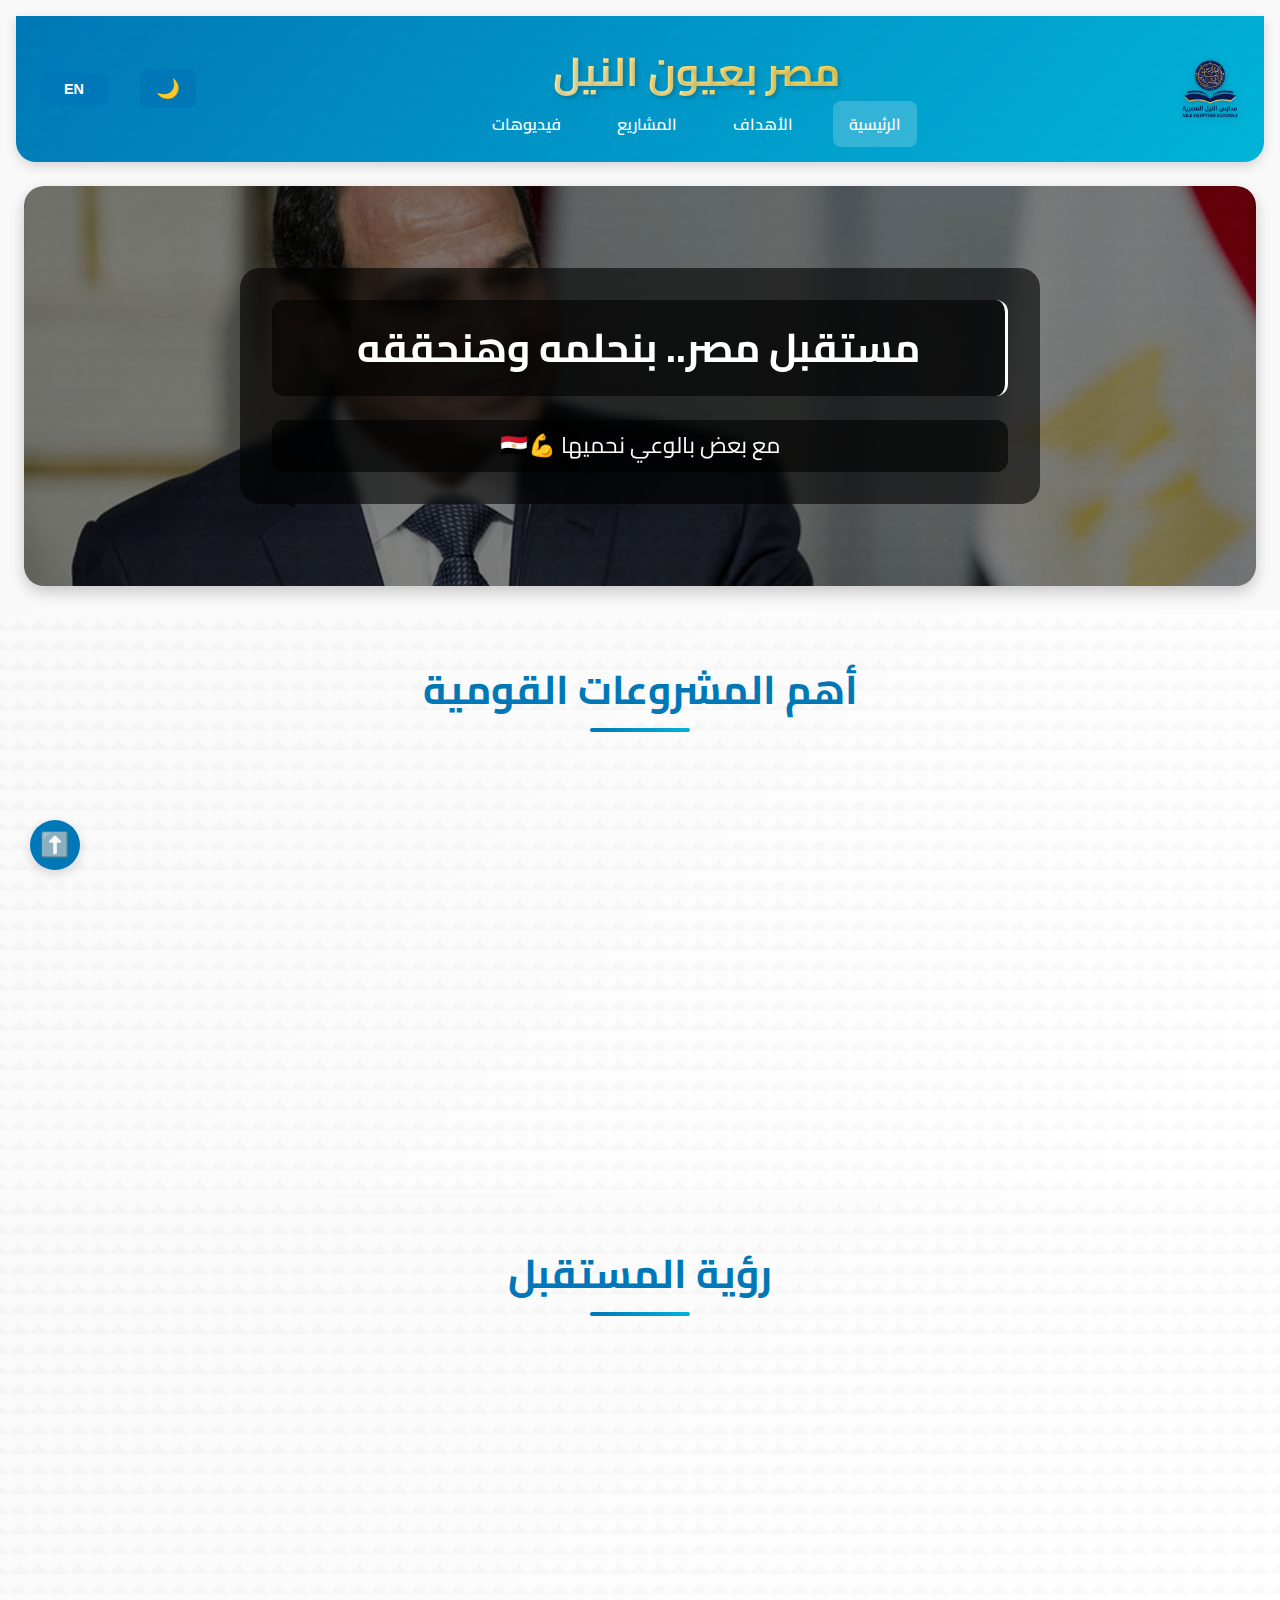
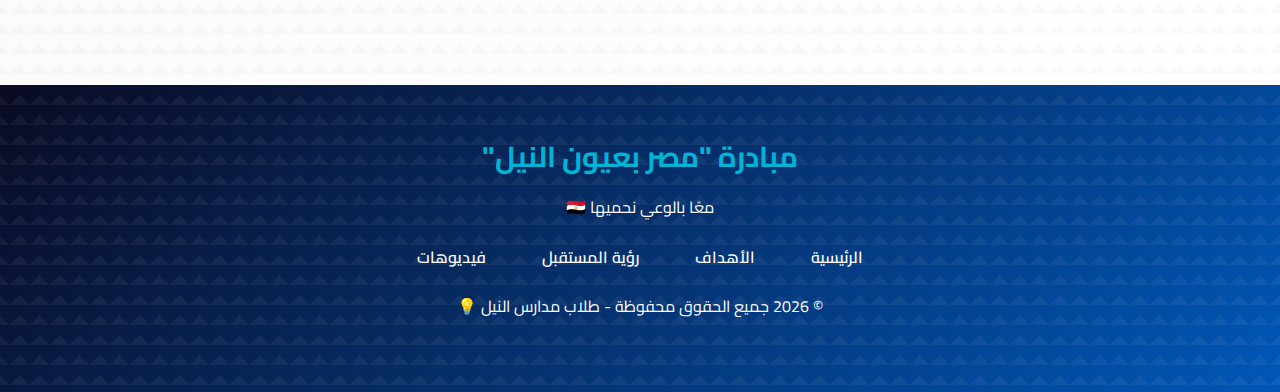
<file: index.html>
<!DOCTYPE html>
<html lang="ar" dir="rtl">
<head>
  <meta charset="UTF-8">
  <meta name="viewport" content="width=device-width, initial-scale=1.0">
  <meta name="description" content="مبادرة مصر بعيون النيل لتوعية الشباب بالمشروعات القومية ورؤية مصر 2030">
  <title>مصر بعيون النيل</title>
  <link rel="manifest" href="/manifest.json">
  
  <!-- Google Fonts -->
  <link href="https://fonts.googleapis.com/css2?family=Cairo:wght@400;600;700&display=swap" rel="stylesheet">
  
  <!-- Animate.css -->
  <link rel="stylesheet" href="https://cdnjs.cloudflare.com/ajax/libs/animate.css/4.1.1/animate.min.css"/>

  <!-- AOS Library -->
  <link href="https://unpkg.com/aos@2.3.4/dist/aos.css" rel="stylesheet">

  <!-- Main CSS -->
  <link rel="stylesheet" href="css/style.css">

  <script>
    if ('serviceWorker' in navigator) {
      window.addEventListener('load', () => {
        navigator.serviceWorker.register('/sw.js')
          .then(registration => {
            console.log('ServiceWorker registration successful');
          })
          .catch(err => {
            console.log('ServiceWorker registration failed: ', err);
          });
      });
    }
  </script>
</head>

<body>
  <div id="loading-spinner">
    <div class="spinner"></div>
  </div>
  <header class="animate__animated animate__fadeInDown animate__delay-1s">
    <div class="header-wrapper">
      <img src="images/logo.png" alt="شعار مصر بعيون النيل" class="header-logo">
      <div class="header-content">
        <h1>مصر بعيون النيل</h1>
        <nav aria-label="القائمة الرئيسية">
          <ul>
            <li><a href="index.html" class="active" data-lang="home">الرئيسية</a></li>
            <li><a href="goals.html" data-lang="goals">الأهداف</a></li>
            <li><a href="projects.html" data-lang="projects">المشاريع</a></li>
            <li><a href="videos.html" data-lang="videos">فيديوهات</a></li>
          </ul>
        </nav>
      </div>
      <div class="header-controls">
        <button id="themeSwitch" class="theme-switch" aria-label="تغيير المظهر">
          <span class="theme-icon">🌙</span>
        </button>
        <button id="langSwitch" class="lang-switch" aria-label="تغيير اللغة">
          <span class="lang-text" data-lang="ar">EN</span>
        </button>
      </div>
    </div>
  </header>

  <main>
    <section class="hero animate__animated animate__zoomIn animate__delay-1s">
      <div class="hero-content">
        <h2 class="typewriter-text" data-lang="hero-title">مستقبل مصر.. بنحلمه وهنحققه</h2>
        <p class="animate__animated animate__fadeInUp animate__delay-2s" data-lang="hero-subtitle">مع بعض بالوعي نحميها 💪🇪🇬</p>
      </div>
    </section>

    <section class="projects">
      <div class="container">
        <h2 class="animate__animated animate__fadeInUp animate__delay-1s" data-lang="main-projects">أهم المشروعات القومية</h2>
        <div class="projects-container">
          <div class="project-card" data-aos="fade-up">
            <a href="card-details.html?type=projects&id=capital" class="project-link">
              <div class="project-image">
                <img loading="lazy" src="images/capital.jpg" alt="تصميم حديث للمباني في العاصمة الإدارية الجديدة">
              </div>
              <div class="project-content">
                <h3 data-lang="capital-title">العاصمة الإدارية الجديدة</h3>
                <p data-lang="capital-desc">مدينة ذكية بتغير وجه مصر... مباني حكومية، مناطق سكنية، ونظام نقل متطور.</p>
              </div>
            </a>
          </div>

          <div class="project-card" data-aos="fade-up" data-aos-delay="150">
            <a href="card-details.html?type=projects&id=hayaKarima" class="project-link">
              <div class="project-image">
                <img loading="lazy" src="images/haya-karima.jpg" alt="مشاهد من مشروع حياة كريمة في الريف المصري">
              </div>
              <div class="project-content">
                <h3 data-lang="haya-karima-title">حياة كريمة</h3>
                <p data-lang="haya-karima-desc">مبادرة عملاقة لتطوير الريف المصري ورفع جودة حياة ملايين المواطنين.</p>
              </div>
            </a>
          </div>

          <div class="project-card" data-aos="fade-up" data-aos-delay="300">
            <a href="card-details.html?type=projects&id=roads" class="project-link">
              <div class="project-image">
                <img loading="lazy" src="images/roads.jpg" alt="شبكة طرق وكباري حديثة في مصر">
              </div>
              <div class="project-content">
                <h3 data-lang="roads-title">الطرق والكباري</h3>
                <p data-lang="roads-desc">أكبر شبكة طرق حديثة بتربط بين المحافظات وبتسهل النقل والتجارة.</p>
              </div>
            </a>
          </div>
        </div>
      </div>
    </section>

    <section class="future" id="future">
      <div class="container">
        <h2 class="animate__animated animate__fadeInDown animate__delay-1s" data-lang="future-vision">رؤية المستقبل</h2>
        <div class="future-container">
          <div class="future-card" data-aos="fade-right" data-aos-delay="200">
            <div class="future-icon">💸</div>
            <p data-lang="future-quote-1">"أنا شايف إن مصر هتبقى من أقوى 10 اقتصاديات في العالم"</p>
            <h4>- أحمد مصطفى</h4>
          </div>
      
          <div class="future-card" data-aos="fade-left" data-aos-delay="300">
            <div class="future-icon">🚄</div>
            <p data-lang="future-quote-2">"هتكون فيها قطارات سريعة في كل محافظة وتكنولوجيا في كل بيت"</p>
            <h4>- سارة محمد</h4>
          </div>
      
          <div class="future-card" data-aos="zoom-in" data-aos-delay="400">
            <div class="future-icon">📱</div>
            <p data-lang="future-quote-3">"هيكون عندنا مدارس ذكية لكل الطلاب، ونت سريع في كل حتة"</p>
            <h4>- ياسين وائل</h4>
          </div>
        </div>
      </div>
    </section>
  </main>

  <footer class="footer animate__animated animate__fadeInUp animate__delay-2s">
    <div class="footer-content">
      <h3 data-lang="footer-title">مبادرة "مصر بعيون النيل"</h3>
      <p data-lang="footer-subtitle">معًا بالوعي نحميها 🇪🇬</p>
      <ul class="footer-links">
        <li><a href="index.html" data-lang="home">الرئيسية</a></li>
        <li><a href="goals.html" data-lang="goals">الأهداف</a></li>
        <li><a href="#future" data-lang="future-vision">رؤية المستقبل</a></li>
        <li><a href="videos.html" data-lang="videos">فيديوهات</a></li>
      </ul>
      <p class="copyright">
        &copy; <span id="currentYear"></span> <span data-lang="copyright">جميع الحقوق محفوظة - طلاب مدارس النيل</span> 💡
      </p>
    </div>
  </footer>
  <button id="backToTop" title="اطلع فوق">⬆️</button>

  <!-- Scripts -->
  <script src="https://unpkg.com/aos@2.3.4/dist/aos.js"></script>
  <script>
    AOS.init({
      duration: 1000,
      once: true,
      easing: 'ease-in-out',
    });
    
    // Update year automatically
    document.getElementById('currentYear').textContent = new Date().getFullYear();
    
    // Loading spinner
    window.addEventListener('load', function() {
      document.getElementById('loading-spinner').style.display = 'none';
    });
    
    // Back to top button
    const backToTopBtn = document.getElementById('backToTop');
    
    window.onscroll = function() {
      if (document.body.scrollTop > 300 || document.documentElement.scrollTop > 300) {
        backToTopBtn.style.display = "block";
      } else {
        backToTopBtn.style.display = "none";
      }
    };
    
    backToTopBtn.addEventListener('click', function() {
      window.scrollTo({ top: 0, behavior: 'smooth' });
    });

    // Theme Switcher
    const themeSwitch = document.getElementById('themeSwitch');
    const themeIcon = themeSwitch.querySelector('.theme-icon');
    let currentTheme = localStorage.getItem('theme') || 'light';
    
    function setTheme(theme) {
      document.documentElement.setAttribute('data-theme', theme);
      themeIcon.textContent = theme === 'dark' ? '☀️' : '🌙';
      localStorage.setItem('theme', theme);
    }
    
    setTheme(currentTheme);
    
    themeSwitch.addEventListener('click', () => {
      currentTheme = currentTheme === 'light' ? 'dark' : 'light';
      setTheme(currentTheme);
    });
  </script>

  <!-- Language Switcher Script -->
  <script>
    const translations = {
      ar: {
        home: "الرئيسية",
        goals: "الأهداف",
        projects: "المشاريع",
        videos: "فيديوهات",
        "hero-title": "مستقبل مصر.. بنحلمه وهنحققه",
        "hero-subtitle": "مع بعض بالوعي نحميها 💪🇪🇬",
        "main-projects": "أهم المشروعات القومية",
        "capital-title": "العاصمة الإدارية الجديدة",
        "capital-desc": "مدينة ذكية بتغير وجه مصر... مباني حكومية، مناطق سكنية، ونظام نقل متطور.",
        "haya-karima-title": "حياة كريمة",
        "haya-karima-desc": "مبادرة عملاقة لتطوير الريف المصري ورفع جودة حياة ملايين المواطنين.",
        "roads-title": "الطرق والكباري",
        "roads-desc": "أكبر شبكة طرق حديثة بتربط بين المحافظات وبتسهل النقل والتجارة.",
        "future-vision": "رؤية المستقبل",
        "future-quote-1": "\"أنا شايف إن مصر هتبقى من أقوى 10 اقتصاديات في العالم\"",
        "future-quote-2": "\"هتكون فيها قطارات سريعة في كل محافظة وتكنولوجيا في كل بيت\"",
        "future-quote-3": "\"هيكون عندنا مدارس ذكية لكل الطلاب، ونت سريع في كل حتة\"",
        "footer-title": "مبادرة \"مصر بعيون النيل\"",
        "footer-subtitle": "معًا بالوعي نحميها 🇪🇬",
        "copyright": "جميع الحقوق محفوظة - طلاب مدارس النيل"
      },
      en: {
        home: "Home",
        goals: "Goals",
        projects: "Projects",
        videos: "Videos",
        "hero-title": "Egypt's Future... We Dream It and We'll Achieve It",
        "hero-subtitle": "Together with awareness, we protect it 💪🇪🇬",
        "main-projects": "Major National Projects",
        "capital-title": "New Administrative Capital",
        "capital-desc": "A smart city changing Egypt's face... Government buildings, residential areas, and an advanced transportation system.",
        "haya-karima-title": "Decent Life",
        "haya-karima-desc": "A massive initiative to develop rural Egypt and improve the quality of life for millions of citizens.",
        "roads-title": "Roads and Bridges",
        "roads-desc": "The largest modern road network connecting governorates and facilitating transportation and trade.",
        "future-vision": "Future Vision",
        "future-quote-1": "\"I see Egypt becoming one of the top 10 economies in the world\"",
        "future-quote-2": "\"It will have fast trains in every governorate and technology in every home\"",
        "future-quote-3": "\"We'll have smart schools for all students and fast internet everywhere\"",
        "footer-title": "\"Egypt Through the Nile's Eyes\" Initiative",
        "footer-subtitle": "Together with awareness, we protect it 🇪🇬",
        "copyright": "All rights reserved - Nile Schools Students"
      }
    };

    const langSwitch = document.getElementById('langSwitch');
    const langText = langSwitch.querySelector('.lang-text');
    let currentLang = 'ar';

    function switchLanguage() {
      currentLang = currentLang === 'ar' ? 'en' : 'ar';
      document.documentElement.lang = currentLang;
      document.documentElement.dir = currentLang === 'ar' ? 'rtl' : 'ltr';
      langText.textContent = currentLang === 'ar' ? 'EN' : 'عربي';
      
      // Update all elements with data-lang attribute
      document.querySelectorAll('[data-lang]').forEach(element => {
        const key = element.getAttribute('data-lang');
        if (translations[currentLang][key]) {
          element.textContent = translations[currentLang][key];
        }
      });

      // Update back to top button title
      backToTopBtn.title = currentLang === 'ar' ? 'اطلع فوق' : 'Back to Top';
    }

    langSwitch.addEventListener('click', switchLanguage);
  </script>
</body>
</html>
</file>
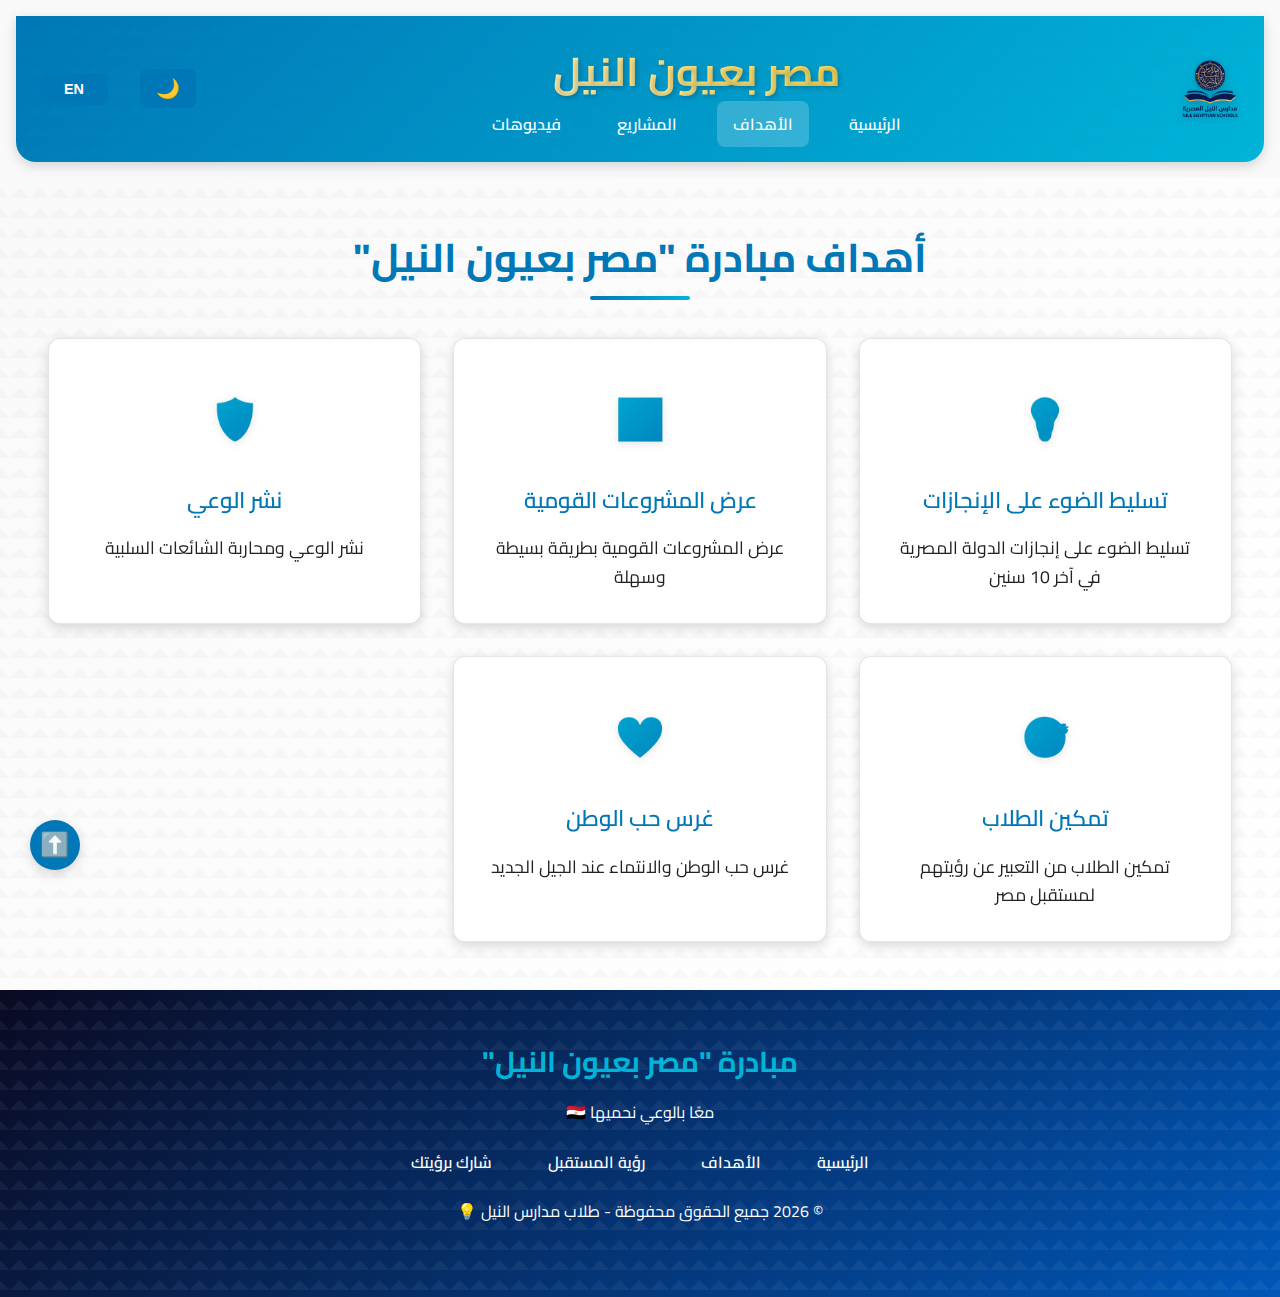
<file: goals.html>
<!DOCTYPE html>
<html lang="ar" dir="rtl">
<head>
  <meta charset="UTF-8" />
  <meta name="viewport" content="width=device-width, initial-scale=1.0" />
  <meta name="description" content="أهداف مبادرة مصر بعيون النيل لتوعية الشباب بالمشروعات القومية ورؤية مصر 2030">
  <title>أهداف المبادرة | مصر بعيون النيل</title>
  <link rel="manifest" href="/manifest.json">
  
  <!-- Google Fonts -->
  <link href="https://fonts.googleapis.com/css2?family=Cairo:wght@400;600;700&display=swap" rel="stylesheet">
  
  <!-- Animate.css -->
  <link rel="stylesheet" href="https://cdnjs.cloudflare.com/ajax/libs/animate.css/4.1.1/animate.min.css"/>
  
  <!-- AOS Library -->
  <link href="https://unpkg.com/aos@2.3.1/dist/aos.css" rel="stylesheet" />
  
  <!-- Main CSS -->
  <link rel="stylesheet" href="css/style.css" />

  <script>
    if ('serviceWorker' in navigator) {
      window.addEventListener('load', () => {
        navigator.serviceWorker.register('/sw.js')
          .then(registration => {
            console.log('ServiceWorker registration successful');
          })
          .catch(err => {
            console.log('ServiceWorker registration failed: ', err);
          });
      });
    }
  </script>
</head>
<body>
  <!-- Loading Spinner -->
  <div id="loading-spinner">
    <div class="spinner"></div>
  </div>

  <!-- Header -->
  <header class="animate__animated animate__fadeInDown animate__delay-1s">
    <div class="header-wrapper">
      <img src="images/logo.png" alt="شعار مصر بعيون النيل" class="header-logo">
      <div class="header-content">
        <h1>مصر بعيون النيل</h1>
        <nav aria-label="القائمة الرئيسية">
          <ul>
            <li><a href="index.html" data-lang="home">الرئيسية</a></li>
            <li><a href="goals.html" class="active" data-lang="goals">الأهداف</a></li>
            <li><a href="projects.html" data-lang="projects">المشاريع</a></li>
            <li><a href="videos.html" data-lang="videos">فيديوهات</a></li>
          </ul>
        </nav>
      </div>
      <div class="header-controls">
        <button id="themeSwitch" class="theme-switch" aria-label="تغيير المظهر">
          <span class="theme-icon">🌙</span>
        </button>
        <button id="langSwitch" class="lang-switch" aria-label="تغيير اللغة">
          <span class="lang-text" data-lang="ar">EN</span>
        </button>
      </div>
    </div>
  </header>

  <!-- Main Content -->
  <main>
    <!-- Goals Section -->
    <section class="goals-page" id="goals">
      <div class="container">
        <h2 class="animate__animated animate__fadeInDown animate__delay-1s">أهداف مبادرة "مصر بعيون النيل"</h2>
        <div class="goals-grid">
          <div class="goal-card" data-aos="fade-right" data-aos-delay="100">
            <div class="goal-icon">💡</div>
            <h3>تسليط الضوء على الإنجازات</h3>
            <p>تسليط الضوء على إنجازات الدولة المصرية في آخر 10 سنين</p>
          </div>

          <div class="goal-card" data-aos="fade-left" data-aos-delay="200">
            <div class="goal-icon">📊</div>
            <h3>عرض المشروعات القومية</h3>
            <p>عرض المشروعات القومية بطريقة بسيطة وسهلة</p>
          </div>

          <div class="goal-card" data-aos="fade-right" data-aos-delay="300">
            <div class="goal-icon">🛡️</div>
            <h3>نشر الوعي</h3>
            <p>نشر الوعي ومحاربة الشائعات السلبية</p>
          </div>

          <div class="goal-card" data-aos="fade-left" data-aos-delay="400">
            <div class="goal-icon">🎯</div>
            <h3>تمكين الطلاب</h3>
            <p>تمكين الطلاب من التعبير عن رؤيتهم لمستقبل مصر</p>
          </div>

          <div class="goal-card" data-aos="zoom-in" data-aos-delay="500">
            <div class="goal-icon">❤️</div>
            <h3>غرس حب الوطن</h3>
            <p>غرس حب الوطن والانتماء عند الجيل الجديد</p>
          </div>
        </div>
      </div>
    </section>
  </main>

  <!-- Footer -->
  <footer class="footer animate__animated animate__fadeInUp animate__delay-2s">
    <div class="footer-content">
      <h3>مبادرة "مصر بعيون النيل"</h3>
      <p>معًا بالوعي نحميها 🇪🇬</p>
      <ul class="footer-links">
        <li><a href="index.html">الرئيسية</a></li>
        <li><a href="goals.html">الأهداف</a></li>
        <li><a href="future.html">رؤية المستقبل</a></li>
        <li><a href="share.html">شارك برؤيتك</a></li>
      </ul>
      <p class="copyright">
        &copy; <span id="currentYear"></span> جميع الحقوق محفوظة - طلاب مدارس النيل 💡
      </p>
    </div>
  </footer>

  <!-- Back to Top Button -->
  <button id="backToTop" title="اطلع فوق">⬆️</button>

  <!-- Scripts -->
  <script src="https://unpkg.com/aos@2.3.4/dist/aos.js"></script>
  <script>
    AOS.init({
      duration: 1000,
      once: true,
      easing: 'ease-in-out',
    });
    
    // Update year automatically
    document.getElementById('currentYear').textContent = new Date().getFullYear();
    
    // Loading spinner
    window.addEventListener('load', function() {
      document.getElementById('loading-spinner').style.display = 'none';
    });
    
    // Back to top button
    const backToTopBtn = document.getElementById('backToTop');
    
    window.onscroll = function() {
      if (document.body.scrollTop > 300 || document.documentElement.scrollTop > 300) {
        backToTopBtn.style.display = "block";
      } else {
        backToTopBtn.style.display = "none";
      }
    };
    
    backToTopBtn.addEventListener('click', function() {
      window.scrollTo({ top: 0, behavior: 'smooth' });
    });

    // Theme Switcher
    const themeSwitch = document.getElementById('themeSwitch');
    const themeIcon = themeSwitch.querySelector('.theme-icon');
    let currentTheme = localStorage.getItem('theme') || 'light';
    
    function setTheme(theme) {
      document.documentElement.setAttribute('data-theme', theme);
      themeIcon.textContent = theme === 'dark' ? '☀️' : '🌙';
      localStorage.setItem('theme', theme);
    }
    
    setTheme(currentTheme);
    
    themeSwitch.addEventListener('click', () => {
      currentTheme = currentTheme === 'light' ? 'dark' : 'light';
      setTheme(currentTheme);
    });
  </script>
</body>
</html>
</file>
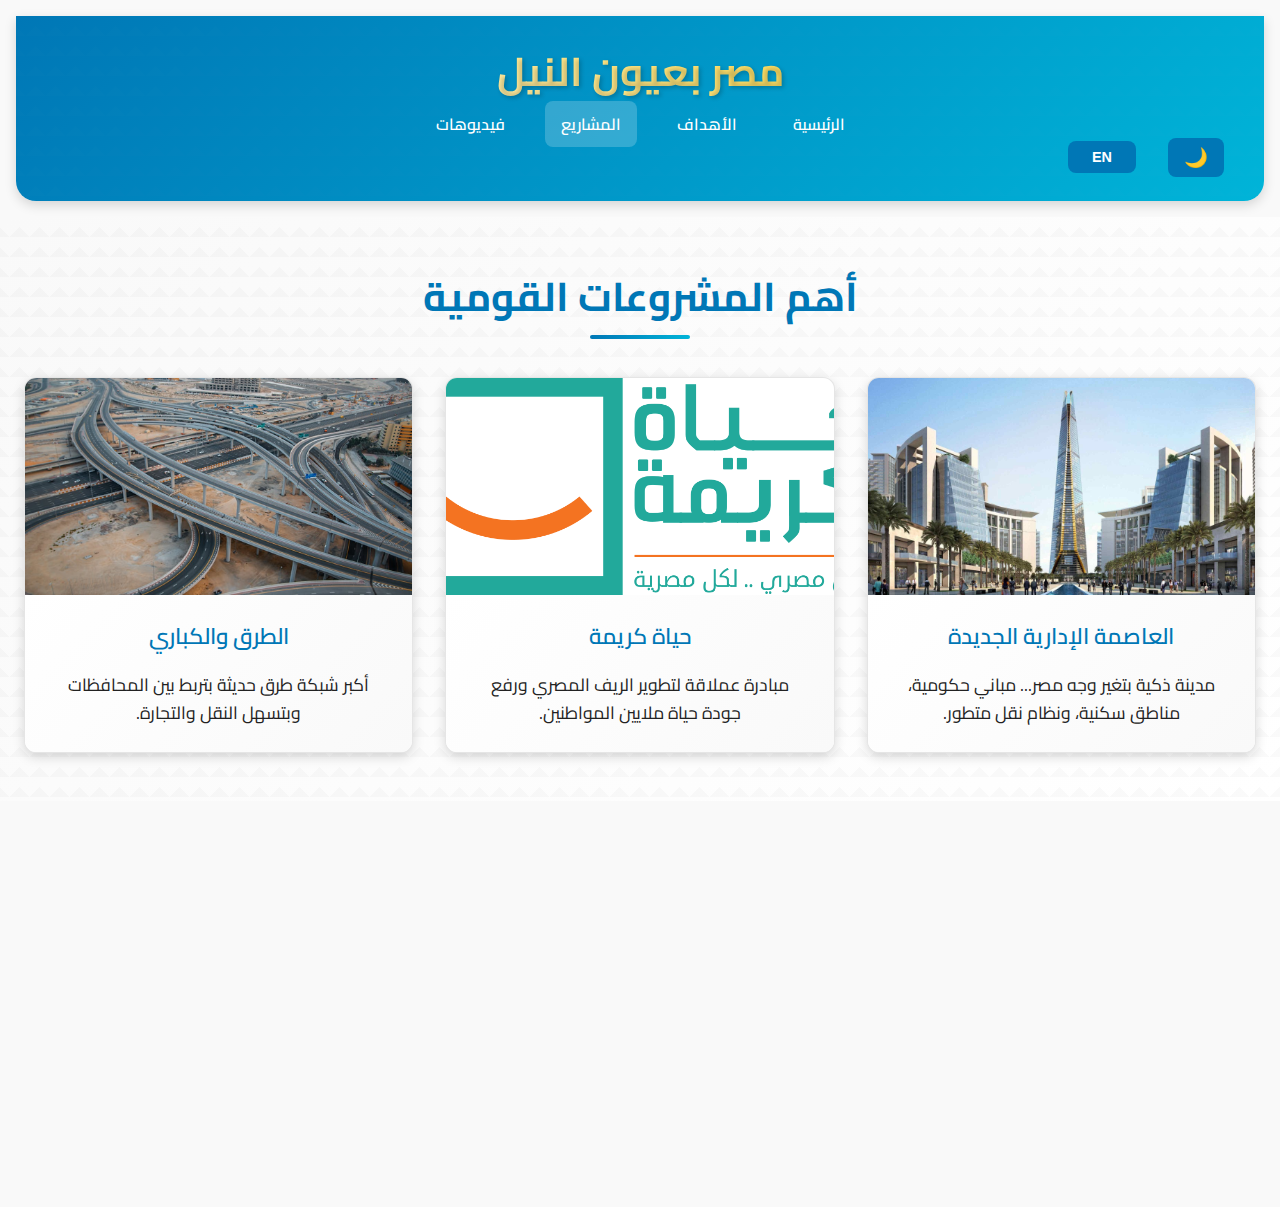
<file: projects.html>
<!DOCTYPE html>
<html lang="ar" dir="rtl">
<head>
  <meta charset="UTF-8" />
  <meta name="viewport" content="width=device-width, initial-scale=1.0" />
  <title>أهداف المبادرة | مصر بعيون النيل</title>
  <link rel="manifest" href="/manifest.json">
  <link rel="stylesheet" href="css/style.css" />
  <link href="https://fonts.googleapis.com/css2?family=Cairo:wght@400;700&display=swap" rel="stylesheet">
  <link href="https://unpkg.com/aos@2.3.1/dist/aos.css" rel="stylesheet" />
  <script src="https://unpkg.com/aos@2.3.4/dist/aos.js"></script>
  <script>
    if ('serviceWorker' in navigator) {
      window.addEventListener('load', () => {
        navigator.serviceWorker.register('/sw.js')
          .then(registration => {
            console.log('ServiceWorker registration successful');
          })
          .catch(err => {
            console.log('ServiceWorker registration failed: ', err);
          });
      });
    }
  </script>
</head>
<body>

  <!-- 🧭 Navbar -->
  <header class="animate__animated animate__fadeInDown animate__delay-1s">
    <div class="header-content">
      <h1>مصر بعيون النيل</h1>
      <nav aria-label="القائمة الرئيسية">
        <ul>
          <li><a href="index.html" data-lang="home">الرئيسية</a></li>
          <li><a href="goals.html" data-lang="goals">الأهداف</a></li>
          <li><a href="projects.html" class="active" data-lang="projects">المشاريع</a></li>
          <li><a href="videos.html" data-lang="videos">فيديوهات</a></li>
        </ul>
      </nav>
    </div>
    <div class="header-controls">
      <button id="themeSwitch" class="theme-switch" aria-label="تغيير المظهر">
        <span class="theme-icon">🌙</span>
      </button>
      <button id="langSwitch" class="lang-switch" aria-label="تغيير اللغة">
        <span class="lang-text" data-lang="ar">EN</span>
      </button>
    </div>
  </header>

  <section class="projects">
    <div class="container">
      <h2 class="animate__animated animate__fadeInUp animate__delay-1s" data-lang="main-projects">أهم المشروعات القومية</h2>
      <div class="projects-container">
        <div class="project-card" data-aos="fade-up">
          <a href="card-details.html?type=projects&id=capital" class="project-link">
            <div class="project-image">
              <img loading="lazy" src="images/capital.jpg" alt="تصميم حديث للمباني في العاصمة الإدارية الجديدة">
            </div>
            <div class="project-content">
              <h3 data-lang="capital-title">العاصمة الإدارية الجديدة</h3>
              <p data-lang="capital-desc">مدينة ذكية بتغير وجه مصر... مباني حكومية، مناطق سكنية، ونظام نقل متطور.</p>
            </div>
          </a>
        </div>

        <div class="project-card" data-aos="fade-up" data-aos-delay="150">
          <a href="card-details.html?type=projects&id=hayaKarima" class="project-link">
            <div class="project-image">
              <img loading="lazy" src="images/haya-karima.jpg" alt="مشاهد من مشروع حياة كريمة في الريف المصري">
            </div>
            <div class="project-content">
              <h3 data-lang="haya-karima-title">حياة كريمة</h3>
              <p data-lang="haya-karima-desc">مبادرة عملاقة لتطوير الريف المصري ورفع جودة حياة ملايين المواطنين.</p>
            </div>
          </a>
        </div>

        <div class="project-card" data-aos="fade-up" data-aos-delay="300">
          <a href="card-details.html?type=projects&id=roads" class="project-link">
            <div class="project-image">
              <img loading="lazy" src="images/roads.jpg" alt="شبكة طرق وكباري حديثة في مصر">
            </div>
            <div class="project-content">
              <h3 data-lang="roads-title">الطرق والكباري</h3>
              <p data-lang="roads-desc">أكبر شبكة طرق حديثة بتربط بين المحافظات وبتسهل النقل والتجارة.</p>
            </div>
          </a>
        </div>
      </div>
    </div>
  </section>

  <!-- 🔻 Footer -->
  <footer class="footer" data-aos="fade-up">
    <div class="footer-content">
      <h3>مبادرة "مصر بعيون النيل"</h3>
      <p>معًا بالوعي نحميها 🇪🇬</p>
      <ul class="footer-links">
        <li><a href="index.html">الرئيسية</a></li>
        <li><a href="goals.html">الأهداف</a></li>
        <li><a href="future.html">رؤية المستقبل</a></li>
        <li><a href="share.html">شارك برؤيتك</a></li>
      </ul>
      <p class="copyright">
        &copy; 2025 جميع الحقوق محفوظة - طلاب مدارس النيل 💡
      </p>
    </div>
  </footer>

  <!-- AOS Animations -->
  <script>
    AOS.init({
      duration: 1000,
      once: true,
      easing: 'ease-in-out',
    });
    
    // Update year automatically
    document.getElementById('currentYear').textContent = new Date().getFullYear();
    
    // Loading spinner
    window.addEventListener('load', function() {
      document.getElementById('loading-spinner').style.display = 'none';
    });
    
    // Back to top button
    const backToTopBtn = document.getElementById('backToTop');
    
    window.onscroll = function() {
      if (document.body.scrollTop > 300 || document.documentElement.scrollTop > 300) {
        backToTopBtn.style.display = "block";
      } else {
        backToTopBtn.style.display = "none";
      }
    };
    
    backToTopBtn.addEventListener('click', function() {
      window.scrollTo({ top: 0, behavior: 'smooth' });
    });

    // Theme Switcher
    const themeSwitch = document.getElementById('themeSwitch');
    const themeIcon = themeSwitch.querySelector('.theme-icon');
    let currentTheme = localStorage.getItem('theme') || 'light';
    
    function setTheme(theme) {
      document.documentElement.setAttribute('data-theme', theme);
      themeIcon.textContent = theme === 'dark' ? '☀️' : '🌙';
      localStorage.setItem('theme', theme);
    }
    
    setTheme(currentTheme);
    
    themeSwitch.addEventListener('click', () => {
      currentTheme = currentTheme === 'light' ? 'dark' : 'light';
      setTheme(currentTheme);
    });
  </script>

</body>
</html>
</file>
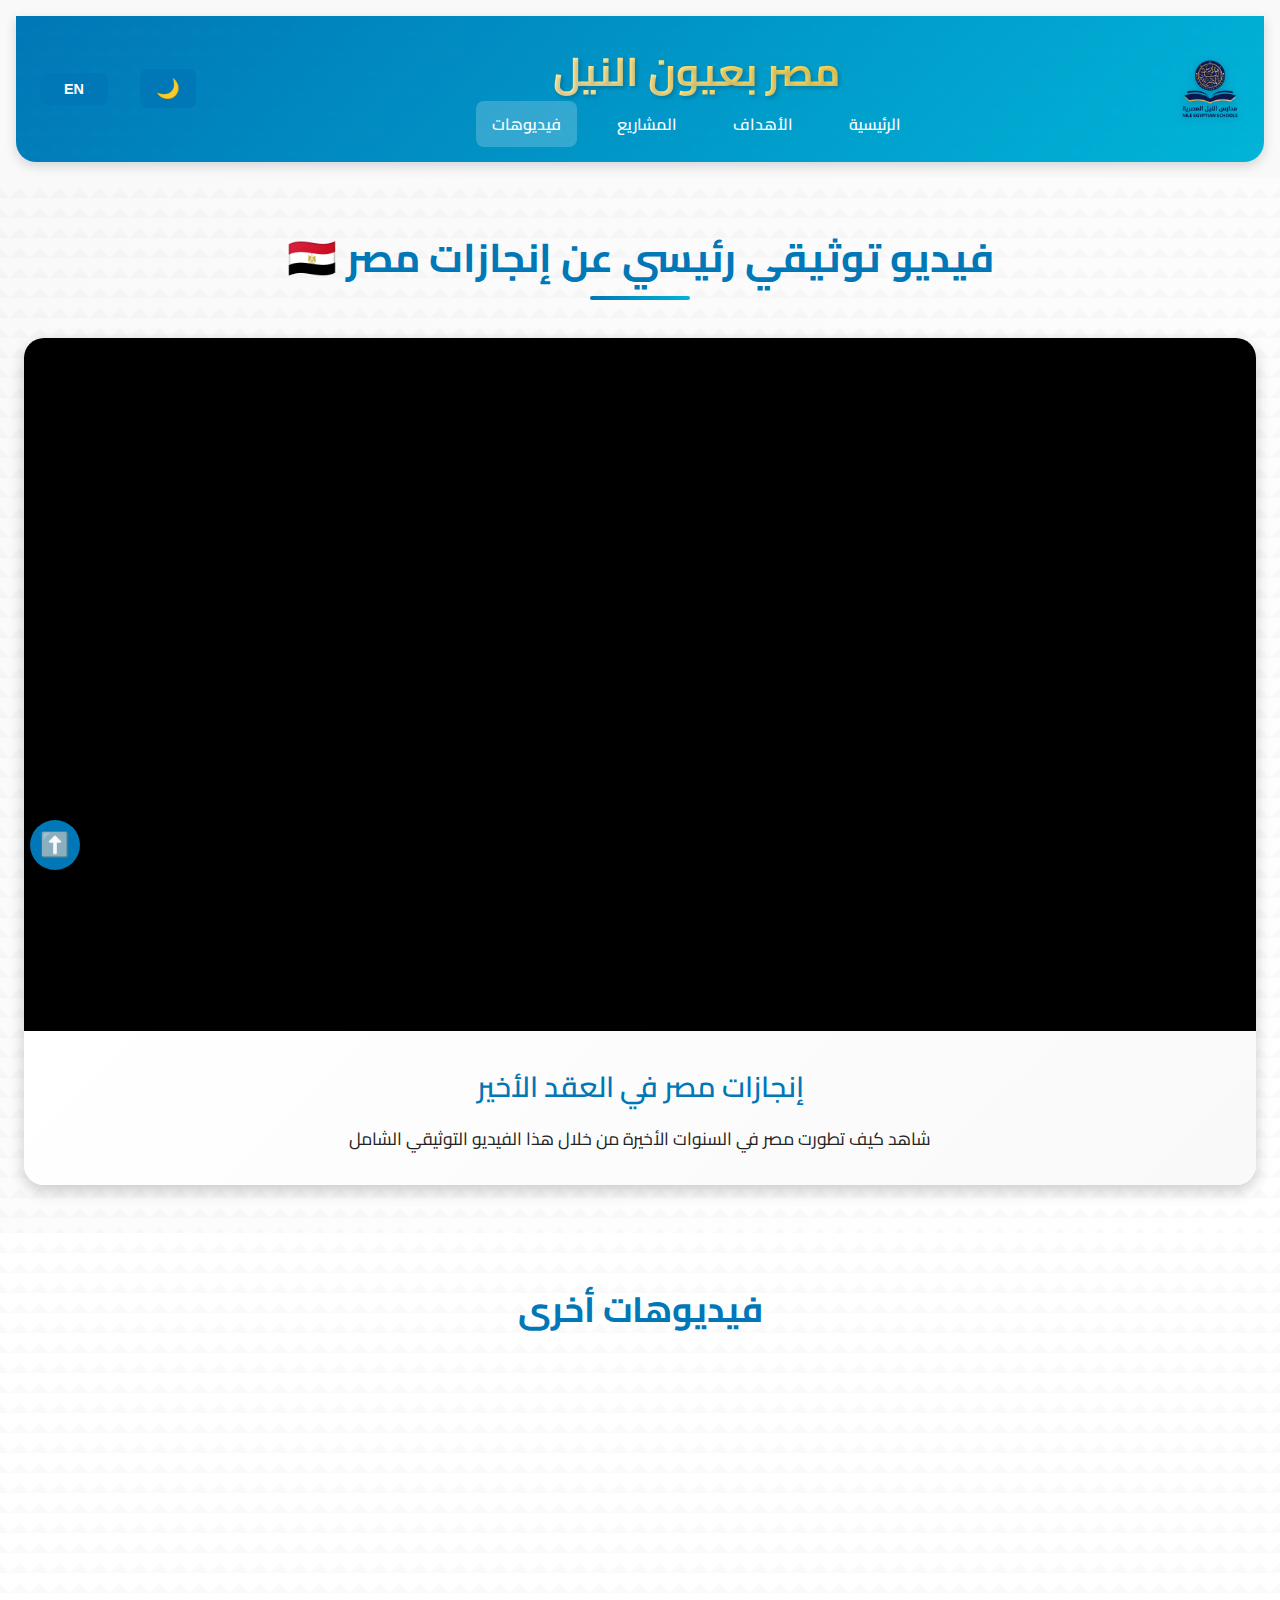
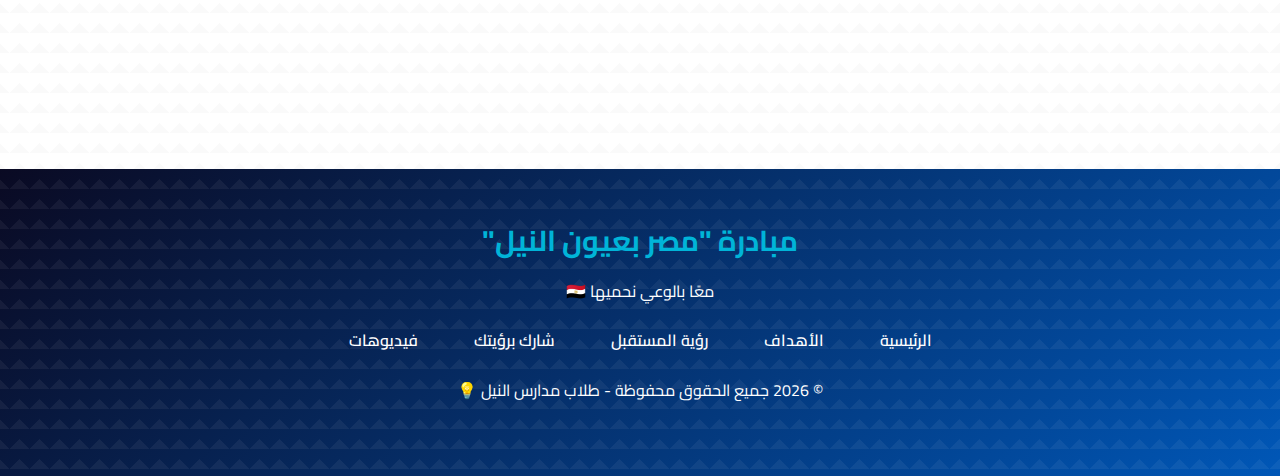
<file: videos.html>
<!DOCTYPE html>
<html lang="ar" dir="rtl">
<head>
  <meta charset="UTF-8" />
  <meta name="viewport" content="width=device-width, initial-scale=1.0" />
  <meta name="description" content="فيديوهات توثيقية عن إنجازات مصر والمشروعات القومية - مبادرة مصر بعيون النيل">
  <title>فيديوهات توثيقية | مصر بعيون النيل</title>
  <link rel="manifest" href="/manifest.json">
  
  <!-- Google Fonts -->
  <link href="https://fonts.googleapis.com/css2?family=Cairo:wght@400;600;700&display=swap" rel="stylesheet">
  
  <!-- Animate.css -->
  <link rel="stylesheet" href="https://cdnjs.cloudflare.com/ajax/libs/animate.css/4.1.1/animate.min.css"/>
  
  <!-- AOS Library -->
  <link href="https://unpkg.com/aos@2.3.1/dist/aos.css" rel="stylesheet" />
  
  <!-- Main CSS -->
  <link rel="stylesheet" href="css/style.css" />

  <script>
    if ('serviceWorker' in navigator) {
      window.addEventListener('load', () => {
        navigator.serviceWorker.register('/sw.js')
          .then(registration => {
            console.log('ServiceWorker registration successful');
          })
          .catch(err => {
            console.log('ServiceWorker registration failed: ', err);
          });
      });
    }
  </script>
</head>
<body>
  <!-- Loading Spinner -->
  <div id="loading-spinner">
    <div class="spinner"></div>
  </div>

  <!-- Header -->
  <header class="animate__animated animate__fadeInDown animate__delay-1s">
    <div class="header-wrapper">
      <img src="images/logo.png" alt="شعار مصر بعيون النيل" class="header-logo">
      <div class="header-content">
        <h1>مصر بعيون النيل</h1>
        <nav aria-label="القائمة الرئيسية">
          <ul>
            <li><a href="index.html" data-lang="home">الرئيسية</a></li>
            <li><a href="goals.html" data-lang="goals">الأهداف</a></li>
            <li><a href="projects.html" data-lang="projects">المشاريع</a></li>
            <li><a href="videos.html" class="active" data-lang="videos">فيديوهات</a></li>
          </ul>
        </nav>
      </div>
      <div class="header-controls">
        <button id="themeSwitch" class="theme-switch" aria-label="تغيير المظهر">
          <span class="theme-icon">🌙</span>
        </button>
        <button id="langSwitch" class="lang-switch" aria-label="تغيير اللغة">
          <span class="lang-text" data-lang="ar">EN</span>
        </button>
      </div>
    </div>
  </header>

  <!-- Main Content -->
  <main>
    <!-- Featured Video Section -->
    <section class="video-featured">
      <div class="container">
        <h2 class="animate__animated animate__fadeInDown animate__delay-1s">فيديو توثيقي رئيسي عن إنجازات مصر 🇪🇬</h2>
        <div class="featured-video-wrapper" data-aos="zoom-in">
          <div class="video-container">
            <iframe 
              width="100%" 
              height="500" 
              src="https://www.youtube.com/embed/7wYUf9MYP2o?si=P-RhV03xpvvOzA2T" 
              title="فيديو رئيسي" 
              frameborder="0" 
              allow="accelerometer; autoplay; clipboard-write; encrypted-media; gyroscope; picture-in-picture" 
              allowfullscreen>
            </iframe>
          </div>
          <div class="video-info">
            <h3>إنجازات مصر في العقد الأخير</h3>
            <p>شاهد كيف تطورت مصر في السنوات الأخيرة من خلال هذا الفيديو التوثيقي الشامل</p>
          </div>
        </div>
      </div>
    </section>

    <!-- Additional Videos Section -->
    <section class="videos-grid">
      <div class="container">
        <h2 class="animate__animated animate__fadeInDown animate__delay-1s">فيديوهات أخرى</h2>
        <div class="videos-container">
          <div class="video-card" data-aos="fade-up">
            <div class="video-thumbnail">
              <iframe 
                width="100%" 
                height="100%" 
                src="https://www.youtube.com/embed/VIDEO_ID_2" 
                title="توثيق ٢" 
                frameborder="0" 
                allow="accelerometer; autoplay; clipboard-write; encrypted-media; gyroscope; picture-in-picture" 
                allowfullscreen>
              </iframe>
            </div>
            <div class="video-details">
              <h3>المشروعات القومية</h3>
              <p>تعرف على أهم المشروعات القومية التي تم إنجازها</p>
            </div>
          </div>

          <div class="video-card" data-aos="fade-up" data-aos-delay="100">
            <div class="video-thumbnail">
              <iframe 
                width="100%" 
                height="100%" 
                src="https://www.youtube.com/embed/VIDEO_ID_3" 
                title="توثيق ٣" 
                frameborder="0" 
                allow="accelerometer; autoplay; clipboard-write; encrypted-media; gyroscope; picture-in-picture" 
                allowfullscreen>
              </iframe>
            </div>
            <div class="video-details">
              <h3>تطوير البنية التحتية</h3>
              <p>شاهد كيف تم تطوير البنية التحتية في مصر</p>
            </div>
          </div>

          <div class="video-card" data-aos="fade-up" data-aos-delay="200">
            <div class="video-thumbnail">
              <iframe 
                width="100%" 
                height="100%" 
                src="https://www.youtube.com/embed/VIDEO_ID_4" 
                title="توثيق ٤" 
                frameborder="0" 
                allow="accelerometer; autoplay; clipboard-write; encrypted-media; gyroscope; picture-in-picture" 
                allowfullscreen>
              </iframe>
            </div>
            <div class="video-details">
              <h3>التنمية المستدامة</h3>
              <p>تعرف على جهود مصر في تحقيق التنمية المستدامة</p>
            </div>
          </div>
        </div>
      </div>
    </section>
  </main>

  <!-- Footer -->
  <footer class="footer animate__animated animate__fadeInUp animate__delay-2s">
    <div class="footer-content">
      <h3>مبادرة "مصر بعيون النيل"</h3>
      <p>معًا بالوعي نحميها 🇪🇬</p>
      <ul class="footer-links">
        <li><a href="index.html">الرئيسية</a></li>
        <li><a href="goals.html">الأهداف</a></li>
        <li><a href="future.html">رؤية المستقبل</a></li>
        <li><a href="share.html">شارك برؤيتك</a></li>
        <li><a href="videos.html">فيديوهات</a></li>
      </ul>
      <p class="copyright">
        &copy; <span id="currentYear"></span> جميع الحقوق محفوظة - طلاب مدارس النيل 💡
      </p>
    </div>
  </footer>

  <!-- Back to Top Button -->
  <button id="backToTop" title="اطلع فوق">⬆️</button>

  <!-- Scripts -->
  <script src="https://unpkg.com/aos@2.3.4/dist/aos.js"></script>
  <script>
    AOS.init({
      duration: 1000,
      once: true,
      easing: 'ease-in-out',
    });
    
    // Update year automatically
    document.getElementById('currentYear').textContent = new Date().getFullYear();
    
    // Loading spinner
    window.addEventListener('load', function() {
      document.getElementById('loading-spinner').style.display = 'none';
    });
    
    // Back to top button
    const backToTopBtn = document.getElementById('backToTop');
    
    window.onscroll = function() {
      if (document.body.scrollTop > 300 || document.documentElement.scrollTop > 300) {
        backToTopBtn.style.display = "block";
      } else {
        backToTopBtn.style.display = "none";
      }
    };
    
    backToTopBtn.addEventListener('click', function() {
      window.scrollTo({ top: 0, behavior: 'smooth' });
    });

    // Theme Switcher
    const themeSwitch = document.getElementById('themeSwitch');
    const themeIcon = themeSwitch.querySelector('.theme-icon');
    let currentTheme = localStorage.getItem('theme') || 'light';
    
    function setTheme(theme) {
      document.documentElement.setAttribute('data-theme', theme);
      themeIcon.textContent = theme === 'dark' ? '☀️' : '🌙';
      localStorage.setItem('theme', theme);
    }
    
    setTheme(currentTheme);
    
    themeSwitch.addEventListener('click', () => {
      currentTheme = currentTheme === 'light' ? 'dark' : 'light';
      setTheme(currentTheme);
    });
  </script>
</body>
</html>
</file>
<file: css/style.css>
/* CSS Variables */
:root {
  /* Light Theme Colors */
  --primary-color: #0077b6;
  --primary-light: #00b4d8;
  --primary-dark: #0057b7;
  --accent-color: #ffcc00;
  --text-dark: #222;
  --text-light: #ffffff;
  --background-light: #f9f9f9;
  --background-white: #ffffff;
  --shadow-sm: 0 2px 8px rgba(0,0,0,0.1);
  --shadow-md: 0 4px 12px rgba(0,0,0,0.15);
  --shadow-lg: 0 6px 15px rgba(0,0,0,0.2);
  
  /* Spacing */
  --spacing-xs: 0.5rem;
  --spacing-sm: 1rem;
  --spacing-md: 1.5rem;
  --spacing-lg: 2rem;
  --spacing-xl: 3rem;
  
  /* Border Radius */
  --radius-sm: 8px;
  --radius-md: 12px;
  --radius-lg: 20px;
  
  /* Transitions */
  --transition-fast: 0.2s ease;
  --transition-normal: 0.3s ease;
  --transition-slow: 0.5s ease;
}

/* Dark Theme Colors */
[data-theme="dark"] {
  --primary-color: #00b4d8;
  --primary-light: #90e0ef;
  --primary-dark: #0077b6;
  --accent-color: #ffd700;
  --text-dark: #ffffff;
  --text-light: #222222;
  --background-light: #1a1a1a;
  --background-white: #2d2d2d;
  --shadow-sm: 0 2px 8px rgba(0,0,0,0.3);
  --shadow-md: 0 4px 12px rgba(0,0,0,0.4);
  --shadow-lg: 0 6px 15px rgba(0,0,0,0.5);
}

/* Reset & Base Styles */
* {
  margin: 0;
  padding: 0;
  box-sizing: border-box;
}

html {
  scroll-behavior: smooth;
}

body {
  font-family: 'Cairo', sans-serif;
  background-color: var(--background-light);
  color: var(--text-dark);
  line-height: 1.6;
  overflow-x: hidden;
}

/* Dark Mode Text Colors */
[data-theme="dark"] h1,
[data-theme="dark"] h2,
[data-theme="dark"] h3,
[data-theme="dark"] h4,
[data-theme="dark"] h5,
[data-theme="dark"] h6,
[data-theme="dark"] p,
[data-theme="dark"] span,
[data-theme="dark"] a,
[data-theme="dark"] li {
  color: var(--text-dark);
}

[data-theme="dark"] .goal-card h3,
[data-theme="dark"] .goal-card p,
[data-theme="dark"] .video-info h3,
[data-theme="dark"] .video-info p,
[data-theme="dark"] .video-details h3,
[data-theme="dark"] .video-details p,
[data-theme="dark"] .project-content h3,
[data-theme="dark"] .project-content p,
[data-theme="dark"] .future-card p,
[data-theme="dark"] .future-card h4 {
  color: var(--text-dark);
}

/* Header Styles */
header {
  margin: var(--spacing-sm);
  background: linear-gradient(135deg, var(--primary-color), var(--primary-light));
  color: var(--text-light);
  padding: var(--spacing-md);
  text-align: center;
  border-bottom-left-radius: var(--radius-lg);
  border-bottom-right-radius: var(--radius-lg);
  box-shadow: var(--shadow-md);
  position: relative;
  overflow: hidden;
}

header::before {
  content: '';
  position: absolute;
  top: 0;
  left: 0;
  width: 100%;
  height: 100%;
  background: linear-gradient(45deg, rgba(255,255,255,0.1) 25%, transparent 25%),
              linear-gradient(-45deg, rgba(255,255,255,0.1) 25%, transparent 25%);
  background-size: 20px 20px;
  opacity: 0.1;
}

.header-wrapper {
  display: flex;
  align-items: center;
  justify-content: center;
  gap: var(--spacing-md);
  max-width: 1200px;
  margin: 0 auto;
  position: relative;
  z-index: 1;
}

.header-logo {
  width: 60px;
  height: 60px;
  object-fit: contain;
  filter: drop-shadow(0 2px 4px rgba(0,0,0,0.2));
  transition: var(--transition-normal);
  animation: float 3s ease-in-out infinite;
}

@keyframes float {
  0%, 100% { transform: translateY(0); }
  50% { transform: translateY(-5px); }
}

.header-logo:hover {
  transform: scale(1.1) rotate(5deg);
}

.header-content {
  flex-grow: 1;
}

header h1 {
  margin-bottom: var(--spacing-xs);
  font-size: 2.5rem;
  font-weight: 700;
  text-shadow: 2px 2px 4px rgba(0,0,0,0.2);
  background: linear-gradient(45deg, var(--text-light), var(--accent-color));
  -webkit-background-clip: text;
  -webkit-text-fill-color: transparent;
}

/* Navigation */
nav ul {
  list-style: none;
  display: flex;
  justify-content: center;
  gap: var(--spacing-md);
  flex-wrap: wrap;
}

nav a {
  color: var(--text-light);
  text-decoration: none;
  font-weight: 600;
  padding: var(--spacing-xs) var(--spacing-sm);
  border-radius: var(--radius-sm);
  transition: var(--transition-normal);
  position: relative;
  overflow: hidden;
}

nav a::before {
  content: '';
  position: absolute;
  bottom: 0;
  left: 0;
  width: 100%;
  height: 2px;
  background: var(--accent-color);
  transform: scaleX(0);
  transition: var(--transition-normal);
}

nav a:hover::before {
  transform: scaleX(1);
}

nav a.active {
  background-color: rgba(255,255,255,0.2);
  border-radius: var(--radius-sm);
}

/* Hero Section */
.hero {
  background: linear-gradient(rgba(0,0,0,0.5), rgba(0,0,0,0.5)), url('../images/hero.png') no-repeat center center/cover;
  min-height: 400px;
  display: flex;
  flex-direction: column;
  justify-content: center;
  align-items: center;
  text-align: center;
  color: var(--text-light);
  padding: var(--spacing-lg);
  margin: var(--spacing-md);
  border-radius: var(--radius-lg);
  box-shadow: var(--shadow-lg);
  transition: var(--transition-normal);
  position: relative;
  overflow: hidden;
}

.hero::before {
  content: '';
  position: absolute;
  top: 0;
  left: 0;
  width: 100%;
  height: 100%;
  background: linear-gradient(45deg, rgba(255,255,255,0.1) 25%, transparent 25%),
              linear-gradient(-45deg, rgba(255,255,255,0.1) 25%, transparent 25%);
  background-size: 20px 20px;
  opacity: 0.1;
}

.hero:hover {
  transform: scale(1.01);
}

.hero-content {
  width: 100%;
  max-width: 800px;
  z-index: 1;
}

.hero h2 {
  font-size: 2.5rem;
  background-color: rgba(0, 0, 0, 0.6);
  padding: var(--spacing-sm);
  border-radius: var(--radius-md);
  position: relative;
  z-index: 1;
  margin-bottom: var(--spacing-md);
}

.hero p {
  margin-top: var(--spacing-sm);
  font-size: 1.4rem;
  background-color: rgba(0, 0, 0, 0.6);
  padding: var(--spacing-xs) var(--spacing-sm);
  border-radius: var(--radius-md);
  position: relative;
  z-index: 1;
}

/* Goals Page */
.goals-page {
  padding: var(--spacing-xl) var(--spacing-md);
  background: linear-gradient(135deg, var(--background-light), var(--background-white));
  min-height: calc(100vh - 200px);
  position: relative;
  overflow: hidden;
}

.goals-page::before {
  content: '';
  position: absolute;
  top: 0;
  left: 0;
  width: 100%;
  height: 100%;
  background: linear-gradient(45deg, rgba(0,0,0,0.02) 25%, transparent 25%),
              linear-gradient(-45deg, rgba(0,0,0,0.02) 25%, transparent 25%);
  background-size: 20px 20px;
}

.goals-page h2 {
  text-align: center;
  color: var(--primary-color);
  font-size: 2.5rem;
  margin-bottom: var(--spacing-xl);
  position: relative;
  z-index: 1;
}

.goals-page h2::after {
  content: '';
  position: absolute;
  bottom: -10px;
  left: 50%;
  transform: translateX(-50%);
  width: 100px;
  height: 4px;
  background: linear-gradient(90deg, var(--primary-color), var(--primary-light));
  border-radius: 2px;
}

.goals-grid {
  display: grid;
  grid-template-columns: repeat(auto-fit, minmax(280px, 1fr));
  gap: var(--spacing-lg);
  margin-top: var(--spacing-xl);
  padding: 0 var(--spacing-md);
  position: relative;
  z-index: 1;
}

.goal-card {
  background: var(--background-white);
  padding: var(--spacing-lg);
  border-radius: var(--radius-md);
  box-shadow: var(--shadow-md);
  transition: var(--transition-normal);
  text-align: center;
  position: relative;
  overflow: hidden;
  border: 1px solid rgba(0,0,0,0.1);
}

.goal-card::before {
  content: '';
  position: absolute;
  top: 0;
  left: 0;
  width: 100%;
  height: 4px;
  background: linear-gradient(90deg, var(--primary-color), var(--primary-light));
  transform: scaleX(0);
  transition: var(--transition-normal);
}

.goal-card:hover {
  transform: translateY(-5px);
  box-shadow: var(--shadow-lg);
}

.goal-card:hover::before {
  transform: scaleX(1);
}

.goal-icon {
  font-size: 2.5rem;
  margin-bottom: var(--spacing-sm);
  display: inline-block;
  padding: var(--spacing-sm);
  background: linear-gradient(135deg, var(--primary-light), var(--primary-color));
  -webkit-background-clip: text;
  -webkit-text-fill-color: transparent;
  filter: drop-shadow(0 2px 4px rgba(0,0,0,0.1));
  animation: pulse 2s infinite;
}

@keyframes pulse {
  0% { transform: scale(1); }
  50% { transform: scale(1.1); }
  100% { transform: scale(1); }
}

.goal-card h3 {
  color: var(--primary-color);
  font-size: 1.4rem;
  margin-bottom: var(--spacing-sm);
  font-weight: 600;
}

.goal-card p {
  color: var(--text-dark);
  font-size: 1.1rem;
  line-height: 1.6;
}

/* Videos Page */
.video-featured {
  padding: var(--spacing-xl) var(--spacing-md);
  background: linear-gradient(135deg, var(--background-light), var(--background-white));
  position: relative;
  overflow: hidden;
}

.video-featured::before {
  content: '';
  position: absolute;
  top: 0;
  left: 0;
  width: 100%;
  height: 100%;
  background: linear-gradient(45deg, rgba(0,0,0,0.02) 25%, transparent 25%),
              linear-gradient(-45deg, rgba(0,0,0,0.02) 25%, transparent 25%);
  background-size: 20px 20px;
}

.video-featured h2 {
  text-align: center;
  color: var(--primary-color);
  font-size: 2.5rem;
  margin-bottom: var(--spacing-xl);
  position: relative;
  z-index: 1;
}

.video-featured h2::after {
  content: '';
  position: absolute;
  bottom: -10px;
  left: 50%;
  transform: translateX(-50%);
  width: 100px;
  height: 4px;
  background: linear-gradient(90deg, var(--primary-color), var(--primary-light));
  border-radius: 2px;
}

.featured-video-wrapper {
  background: var(--background-white);
  border-radius: var(--radius-lg);
  box-shadow: var(--shadow-lg);
  overflow: hidden;
  transition: var(--transition-normal);
  position: relative;
  z-index: 1;
}

.featured-video-wrapper:hover {
  transform: translateY(-5px);
}

.video-container {
  position: relative;
  padding-top: 56.25%;
  overflow: hidden;
  background: #000;
}

.video-container iframe {
  position: absolute;
  top: 0;
  left: 0;
  width: 100%;
  height: 100%;
  border: none;
}

.video-info {
  padding: var(--spacing-lg);
  text-align: center;
  background: linear-gradient(135deg, var(--background-white), var(--background-light));
}

.video-info h3 {
  color: var(--primary-color);
  font-size: 1.8rem;
  margin-bottom: var(--spacing-sm);
  font-weight: 600;
}

.video-info p {
  color: var(--text-dark);
  font-size: 1.1rem;
  line-height: 1.6;
}

/* Videos Grid */
.videos-grid {
  padding: var(--spacing-xl) var(--spacing-md);
  background: var(--background-white);
  position: relative;
  overflow: hidden;
}

.videos-grid::before {
  content: '';
  position: absolute;
  top: 0;
  left: 0;
  width: 100%;
  height: 100%;
  background: linear-gradient(45deg, rgba(0,0,0,0.02) 25%, transparent 25%),
              linear-gradient(-45deg, rgba(0,0,0,0.02) 25%, transparent 25%);
  background-size: 20px 20px;
}

.videos-grid h2 {
  text-align: center;
  color: var(--primary-color);
  font-size: 2.2rem;
  margin-bottom: var(--spacing-xl);
  position: relative;
  z-index: 1;
}

.videos-container {
  display: grid;
  grid-template-columns: repeat(auto-fit, minmax(300px, 1fr));
  gap: var(--spacing-lg);
  margin-top: var(--spacing-lg);
  position: relative;
  z-index: 1;
}

.video-card {
  background: var(--background-white);
  border-radius: var(--radius-md);
  box-shadow: var(--shadow-md);
  overflow: hidden;
  transition: var(--transition-normal);
  border: 1px solid rgba(0,0,0,0.1);
}

.video-card:hover {
  transform: translateY(-5px);
  box-shadow: var(--shadow-lg);
}

.video-thumbnail {
  position: relative;
  padding-top: 56.25%;
  overflow: hidden;
  background: #000;
}

.video-thumbnail iframe {
  position: absolute;
  top: 0;
  left: 0;
  width: 100%;
  height: 100%;
  border: none;
}

.video-details {
  padding: var(--spacing-md);
  text-align: center;
  background: linear-gradient(135deg, var(--background-white), var(--background-light));
}

.video-details h3 {
  color: var(--primary-color);
  font-size: 1.4rem;
  margin-bottom: var(--spacing-xs);
  font-weight: 600;
}

.video-details p {
  color: var(--text-dark);
  font-size: 1rem;
  line-height: 1.5;
}

/* Footer */
.footer {
  background: linear-gradient(135deg, #0a0a23, var(--primary-dark));
  color: var(--text-light);
  padding: var(--spacing-xl) var(--spacing-md);
  text-align: center;
  position: relative;
  overflow: hidden;
}

.footer::before {
  content: '';
  position: absolute;
  top: 0;
  left: 0;
  width: 100%;
  height: 100%;
  background: linear-gradient(45deg, rgba(255,255,255,0.05) 25%, transparent 25%),
              linear-gradient(-45deg, rgba(255,255,255,0.05) 25%, transparent 25%);
  background-size: 20px 20px;
}

.footer h3 {
  font-size: 1.8rem;
  margin-bottom: var(--spacing-sm);
  color: var(--primary-light);
  position: relative;
  z-index: 1;
}

.footer p {
  margin-bottom: var(--spacing-md);
  font-size: 1rem;
  position: relative;
  z-index: 1;
}

.footer-links {
  list-style: none;
  display: flex;
  justify-content: center;
  gap: var(--spacing-md);
  flex-wrap: wrap;
  padding: 0;
  margin-bottom: var(--spacing-md);
  position: relative;
  z-index: 1;
}

.footer-links li a {
  text-decoration: none;
  color: var(--text-light);
  font-weight: 600;
  transition: var(--transition-normal);
  padding: var(--spacing-xs) var(--spacing-sm);
  border-radius: var(--radius-sm);
  position: relative;
  overflow: hidden;
}

.footer-links li a::before {
  content: '';
  position: absolute;
  bottom: 0;
  left: 0;
  width: 100%;
  height: 2px;
  background: var(--primary-light);
  transform: scaleX(0);
  transition: var(--transition-normal);
}

.footer-links li a:hover::before {
  transform: scaleX(1);
}

/* Back to Top Button */
#backToTop {
  display: none;
  position: fixed;
  bottom: 30px;
  left: 30px;
  z-index: 999;
  font-size: 1.5rem;
  background-color: var(--primary-color);
  color: var(--text-light);
  border: none;
  outline: none;
  padding: var(--spacing-sm);
  cursor: pointer;
  box-shadow: var(--shadow-md);
  transition: var(--transition-normal);
  border-radius: 50%;
  width: 50px;
  height: 50px;
  display: flex;
  align-items: center;
  justify-content: center;
  animation: bounce 2s infinite;
}

@keyframes bounce {
  0%, 100% { transform: translateY(0); }
  50% { transform: translateY(-5px); }
}

#backToTop:hover {
  background-color: var(--primary-dark);
  transform: translateY(-3px);
}

/* Loading Spinner */
#loading-spinner {
  position: fixed;
  inset: 0;
  background: var(--primary-dark);
  display: flex;
  justify-content: center;
  align-items: center;
  z-index: 9999;
}

.spinner {
  width: 60px;
  height: 60px;
  border: 4px solid var(--text-light);
  border-top: 4px solid var(--accent-color);
  border-radius: 50%;
  animation: spin 1s linear infinite;
}

@keyframes spin {
  0% { transform: rotate(0deg); }
  100% { transform: rotate(360deg); }
}

/* Typewriter Animation */
.typewriter-text {
  overflow: hidden;
  border-right: 3px solid var(--text-light);
  margin: 0 auto;
  letter-spacing: 2px;
  animation: typing 3s steps(30, end), blink 0.8s infinite;
  max-width: 100%;
}

@keyframes typing {
  from { width: 0 }
  to { width: 100% }
}

@keyframes blink {
  0%, 100% { border-color: transparent }
  50% { border-color: var(--text-light) }
}

/* Media Queries */
@media (max-width: 768px) {
  :root {
    --spacing-lg: 1.5rem;
    --spacing-xl: 2rem;
  }

  .header-wrapper {
    flex-direction: column;
    gap: var(--spacing-sm);
  }
  
  .header-logo {
    width: 50px;
    height: 50px;
  }
  
  header h1 {
    font-size: 2rem;
  }

  .goals-page h2,
  .video-featured h2,
  .videos-grid h2 {
    font-size: 2rem;
  }
  
  .video-info h3 {
    font-size: 1.5rem;
  }
  
  .goals-grid,
  .videos-container {
    grid-template-columns: 1fr;
  }
  
  .goal-card,
  .video-card {
    padding: var(--spacing-md);
  }

  .hero {
    min-height: 300px;
    margin: var(--spacing-sm);
    padding: var(--spacing-md);
  }

  .hero h2 {
    font-size: 2rem;
    padding: var(--spacing-xs) var(--spacing-sm);
  }

  .hero p {
    font-size: 1.2rem;
  }

  .lang-switch {
    padding: var(--spacing-xs);
    margin-right: var(--spacing-xs);
  }
  
  .lang-text {
    font-size: 0.8rem;
  }
}

@media (max-width: 480px) {
  nav ul {
    gap: var(--spacing-xs);
  }

  .header-logo {
    width: 40px;
    height: 40px;
  }
  
  header h1 {
    font-size: 1.8rem;
  }

  .goals-page h2,
  .video-featured h2,
  .videos-grid h2 {
    font-size: 1.8rem;
  }
  
  .goal-icon {
    font-size: 2rem;
  }
  
  .video-info h3 {
    font-size: 1.3rem;
  }
  
  .video-details h3 {
    font-size: 1.2rem;
  }
  
  .video-details p {
    font-size: 0.9rem;
  }

  .hero {
    min-height: 250px;
    margin: var(--spacing-xs);
    padding: var(--spacing-sm);
  }

  .hero h2 {
    font-size: 1.5rem;
    padding: var(--spacing-xs);
  }

  .hero p {
    font-size: 1rem;
    padding: var(--spacing-xs);
  }

  .hero:hover {
    transform: none;
  }
}

/* Projects Section */
.projects {
  padding: var(--spacing-xl) var(--spacing-md);
  background: linear-gradient(135deg, var(--background-light), var(--background-white));
  position: relative;
  overflow: hidden;
}

.projects::before {
  content: '';
  position: absolute;
  top: 0;
  left: 0;
  width: 100%;
  height: 100%;
  background: linear-gradient(45deg, rgba(0,0,0,0.02) 25%, transparent 25%),
              linear-gradient(-45deg, rgba(0,0,0,0.02) 25%, transparent 25%);
  background-size: 20px 20px;
}

.projects h2 {
  text-align: center;
  color: var(--primary-color);
  font-size: 2.5rem;
  margin-bottom: var(--spacing-xl);
  position: relative;
  z-index: 1;
}

.projects h2::after {
  content: '';
  position: absolute;
  bottom: -10px;
  left: 50%;
  transform: translateX(-50%);
  width: 100px;
  height: 4px;
  background: linear-gradient(90deg, var(--primary-color), var(--primary-light));
  border-radius: 2px;
}

.projects-container {
  display: grid;
  grid-template-columns: repeat(auto-fit, minmax(300px, 1fr));
  gap: var(--spacing-lg);
  margin-top: var(--spacing-lg);
  position: relative;
  z-index: 1;
}

.project-card {
  background: var(--background-white);
  border-radius: var(--radius-md);
  box-shadow: var(--shadow-md);
  overflow: hidden;
  transition: var(--transition-normal);
  border: 1px solid rgba(0,0,0,0.1);
}

.project-card:hover {
  transform: translateY(-5px);
  box-shadow: var(--shadow-lg);
}

.project-image {
  position: relative;
  padding-top: 56.25%;
  overflow: hidden;
}

.project-image img {
  position: absolute;
  top: 0;
  left: 0;
  width: 100%;
  height: 100%;
  object-fit: cover;
  transition: var(--transition-normal);
}

.project-card:hover .project-image img {
  transform: scale(1.05);
}

.project-content {
  padding: var(--spacing-md);
  text-align: center;
  background: linear-gradient(135deg, var(--background-white), var(--background-light));
}

.project-content h3 {
  color: var(--primary-color);
  font-size: 1.4rem;
  margin-bottom: var(--spacing-sm);
  font-weight: 600;
}

.project-content p {
  color: var(--text-dark);
  font-size: 1.1rem;
  line-height: 1.6;
}

/* Future Vision Section */
.future {
  padding: var(--spacing-xl) var(--spacing-md);
  background: linear-gradient(135deg, var(--background-light), var(--background-white));
  position: relative;
  overflow: hidden;
}

.future::before {
  content: '';
  position: absolute;
  top: 0;
  left: 0;
  width: 100%;
  height: 100%;
  background: linear-gradient(45deg, rgba(0,0,0,0.02) 25%, transparent 25%),
              linear-gradient(-45deg, rgba(0,0,0,0.02) 25%, transparent 25%);
  background-size: 20px 20px;
}

.future h2 {
  text-align: center;
  color: var(--primary-color);
  font-size: 2.5rem;
  margin-bottom: var(--spacing-xl);
  position: relative;
  z-index: 1;
}

.future h2::after {
  content: '';
  position: absolute;
  bottom: -10px;
  left: 50%;
  transform: translateX(-50%);
  width: 100px;
  height: 4px;
  background: linear-gradient(90deg, var(--primary-color), var(--primary-light));
  border-radius: 2px;
}

.future-container {
  display: grid;
  grid-template-columns: repeat(auto-fit, minmax(300px, 1fr));
  gap: var(--spacing-lg);
  margin-top: var(--spacing-lg);
  position: relative;
  z-index: 1;
}

.future-card {
  background: var(--background-white);
  padding: var(--spacing-lg);
  border-radius: var(--radius-md);
  box-shadow: var(--shadow-md);
  transition: var(--transition-normal);
  text-align: center;
  position: relative;
  overflow: hidden;
  border: 1px solid rgba(0,0,0,0.1);
}

.future-card::before {
  content: '';
  position: absolute;
  top: 0;
  left: 0;
  width: 100%;
  height: 4px;
  background: linear-gradient(90deg, var(--primary-color), var(--primary-light));
  transform: scaleX(0);
  transition: var(--transition-normal);
}

.future-card:hover {
  transform: translateY(-5px);
  box-shadow: var(--shadow-lg);
}

.future-card:hover::before {
  transform: scaleX(1);
}

.future-icon {
  font-size: 2.5rem;
  margin-bottom: var(--spacing-sm);
  display: inline-block;
  padding: var(--spacing-sm);
  background: linear-gradient(135deg, var(--primary-light), var(--primary-color));
  -webkit-background-clip: text;
  -webkit-text-fill-color: transparent;
  filter: drop-shadow(0 2px 4px rgba(0,0,0,0.1));
  animation: pulse 2s infinite;
}

.future-card p {
  font-size: 1.2rem;
  color: var(--text-dark);
  margin-bottom: var(--spacing-sm);
  line-height: 1.6;
}

.future-card h4 {
  font-weight: 600;
  color: var(--primary-color);
  font-size: 1.1rem;
}
/* Hero Content */
.hero-content {
  position: relative;
  z-index: 1;
  max-width: 800px;
  margin: 0 auto;
  padding: var(--spacing-lg);
  background: rgba(0, 0, 0, 0.6);
  border-radius: var(--radius-lg);
  backdrop-filter: blur(5px);
  -webkit-backdrop-filter: blur(5px);
}

/* Language Switcher */
.lang-switch {
  background: var(--primary-color);
  color: var(--text-light);
  border: none;
  padding: var(--spacing-xs) var(--spacing-sm);
  border-radius: var(--radius-sm);
  cursor: pointer;
  font-weight: 600;
  transition: var(--transition-normal);
  position: relative;
  z-index: 1;
  margin-right: var(--spacing-sm);
}

.lang-switch:hover {
  background: var(--primary-dark);
  transform: translateY(-2px);
}

.lang-text {
  font-size: 0.9rem;
  display: inline-block;
  padding: 0 var(--spacing-xs);
}

/* Theme Switcher */
.theme-switch {
  background: var(--primary-color);
  color: var(--text-light);
  border: none;
  padding: var(--spacing-xs) var(--spacing-sm);
  border-radius: var(--radius-sm);
  cursor: pointer;
  font-weight: 600;
  transition: var(--transition-normal);
  position: relative;
  z-index: 1;
  margin-right: var(--spacing-sm);
  display: flex;
  align-items: center;
  gap: var(--spacing-xs);
}

.theme-switch:hover {
  background: var(--primary-dark);
  transform: translateY(-2px);
}

.theme-icon {
  font-size: 1.2rem;
}

/* Header Controls */
.header-controls {
  display: flex;
  align-items: center;
  gap: var(--spacing-sm);
}

@media (max-width: 768px) {
  .header-controls {
    gap: var(--spacing-xs);
  }
  
  .theme-switch {
    padding: var(--spacing-xs);
  }
  
  .theme-icon {
    font-size: 1rem;
  }
}

/* Card Details Page */
.card-details {
  padding: var(--spacing-xl) var(--spacing-md);
  background: linear-gradient(135deg, var(--background-light), var(--background-white));
  min-height: calc(100vh - 200px);
  position: relative;
  overflow: hidden;
}

.card-details::before {
  content: '';
  position: absolute;
  top: 0;
  left: 0;
  width: 100%;
  height: 100%;
  background: linear-gradient(45deg, rgba(0,0,0,0.02) 25%, transparent 25%),
              linear-gradient(-45deg, rgba(0,0,0,0.02) 25%, transparent 25%);
  background-size: 20px 20px;
}

.card-header {
  text-align: center;
  margin-bottom: var(--spacing-xl);
  position: relative;
  z-index: 1;
}

.card-header h2 {
  color: var(--primary-color);
  font-size: 2.5rem;
  margin-bottom: var(--spacing-sm);
  font-weight: 700;
}

.card-header p {
  color: var(--text-dark);
  font-size: 1.2rem;
  max-width: 800px;
  margin: 0 auto;
}

.card-content {
  display: grid;
  grid-template-columns: 1fr 1fr;
  gap: var(--spacing-xl);
  position: relative;
  z-index: 1;
}

.card-image {
  border-radius: var(--radius-lg);
  overflow: hidden;
  box-shadow: var(--shadow-lg);
}

.card-image img {
  width: 100%;
  height: 100%;
  object-fit: cover;
  transition: var(--transition-normal);
}

.card-info {
  background: var(--background-white);
  padding: var(--spacing-lg);
  border-radius: var(--radius-lg);
  box-shadow: var(--shadow-md);
}

.card-info h3 {
  color: var(--primary-color);
  font-size: 1.8rem;
  margin-bottom: var(--spacing-md);
  font-weight: 600;
}

.card-info p {
  color: var(--text-dark);
  font-size: 1.1rem;
  line-height: 1.6;
  margin-bottom: var(--spacing-sm);
}

.card-info ul {
  list-style: none;
  padding: 0;
  margin: var(--spacing-md) 0;
}

.card-info li {
  color: var(--text-dark);
  font-size: 1.1rem;
  line-height: 1.6;
  padding: var(--spacing-xs) 0;
  position: relative;
  padding-right: var(--spacing-md);
}

.card-info li::before {
  content: '•';
  color: var(--primary-color);
  position: absolute;
  right: 0;
  font-size: 1.5rem;
}

@media (max-width: 768px) {
  .card-content {
    grid-template-columns: 1fr;
  }
  
  .card-header h2 {
    font-size: 2rem;
  }
  
  .card-header p {
    font-size: 1.1rem;
  }
  
  .card-info h3 {
    font-size: 1.5rem;
  }
  
  .card-info p,
  .card-info li {
    font-size: 1rem;
  }
}

.project-link {
  text-decoration: none;
  color: inherit;
  display: block;
  height: 100%;
  transition: var(--transition-normal);
}

.project-link:hover {
  transform: translateY(-5px);
}

.project-card {
  background: var(--background-white);
  border-radius: var(--radius-md);
  box-shadow: var(--shadow-md);
  overflow: hidden;
  transition: var(--transition-normal);
  border: 1px solid rgba(0,0,0,0.1);
}

.project-card:hover {
  box-shadow: var(--shadow-lg);
}
</file>
